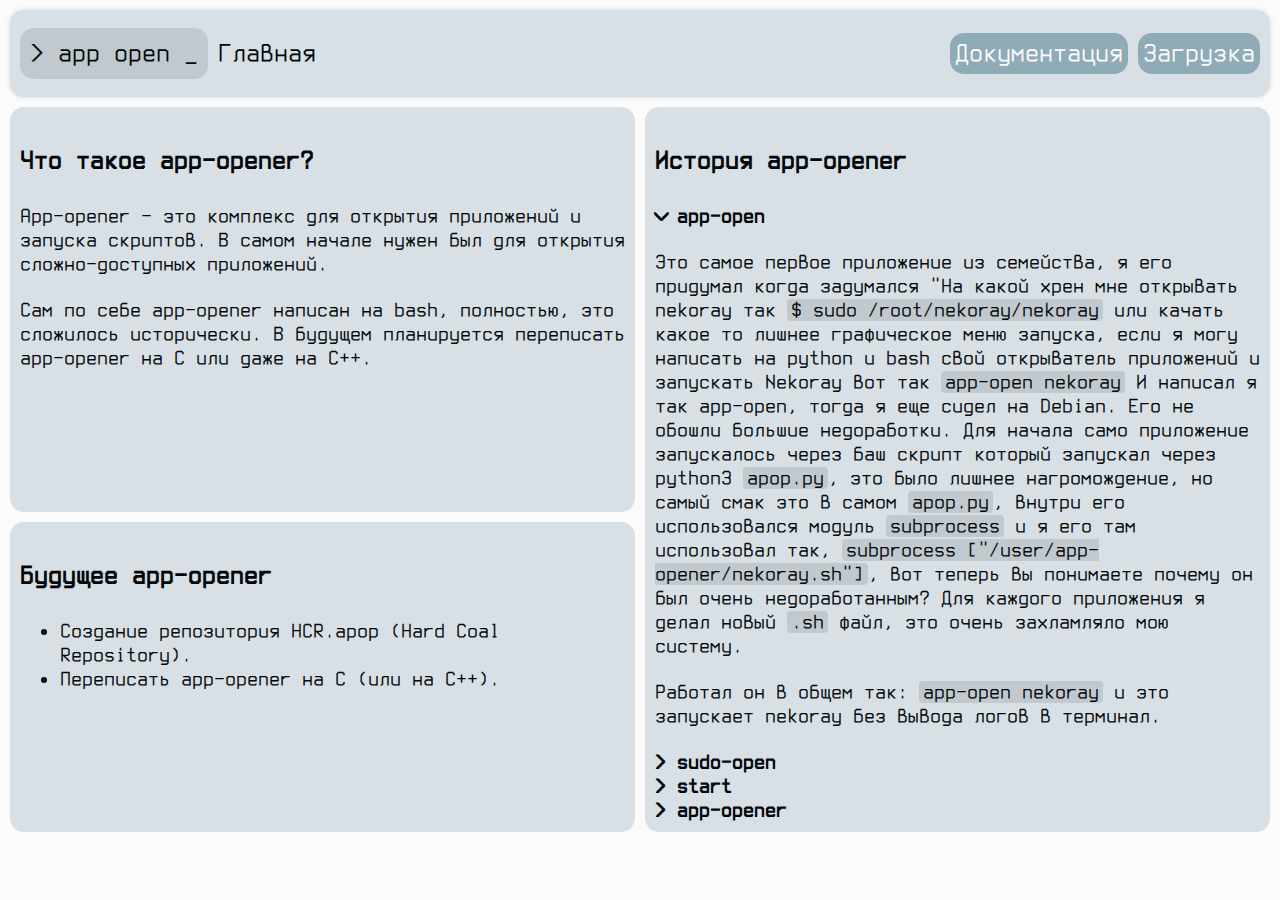
<file: docs/index.html>
<!DOCTYPE html>

<head>
	<title>App opener</title>
	<meta charset="UTF-8">
	<link rel="icon" href="img/app-opener_ico.png" sizes="32x32">
	
	<link rel="stylesheet" href="styles/buttons.css">
	<link rel="stylesheet" href="styles/cards.css">
	<link rel="stylesheet" href="styles/head.css">
	<link rel="stylesheet" href="styles/other.css">

	<meta name="viewport" content="width=device-width, initial-scale=1">
</head>

<body>
	<div id="header">
		<div id="site_general">app</div>
		<p id="page_title">Главная</p>
		<div id="header_buttons">
			<button class="header_button" id="goto_man">Документация</button>
			<button class="header_button" id="goto_download">Загрузка</button>
		</div>
	</div>
	<div id="helper">
		<div class="card">
			<h3 class="card_title">Что такое app-opener?</h3>
			<p>App-opener - это комплекс для открытия приложений и запуска скриптов. В самом начале нужен был для открытия сложно-доступных приложений.</p>
			<p>Сам по себе app-opener написан на bash, полностью, это сложилось исторически. В будущем планируется переписать app-opener на C или даже на C++.</p>
		</div>
		<div class="card">
			<h3 class="card_title">Будущее app-opener</h3>
			<ul>
				<li>Создание репозитория HCR.apop (Hard Coal Repository).</li>
				<li>Переписать app-opener на C (или на C++).</li>
			</ul>
		</div>
		<div class="card card_gen_2">
			<h3 class="card_title">История app-opener</h3>
			
			<details open>
				<summary>app-open</summary>
				<p>Это самое первое приложение из семейства, я его придумал когда задумался "На какой хрен мне открывать nekoray так <span class="code">$ sudo /root/nekoray/nekoray</span> или качать какое то лишнее графическое меню запуска, если я могу написать на python и bash свой открыватель приложений и запускать Nekoray вот так <span class="code">app-open nekoray</span> И написал я так app-open, тогда я еще сидел на Debian. Его не обошли большие недоработки. Для начала само приложение запускалось через баш скрипт который запускал через python3 <span class="code">apop.py</span>, это было лишнее нагромождение, но самый смак это в самом <span class="code">apop.py</span>, внутри его использовался модуль <span class="code">subprocess</span> и я его там использовал так, <span class="code">subprocess ["/user/app-opener/nekoray.sh"]</span>, вот теперь вы понимаете почему он был очень недоработанным? Для каждого приложения я делал новый <span class="code">.sh</span> файл, это очень захламляло мою систему.</p>
				<p>Работал он в общем так: <span class="code">app-open nekoray</span> и это запускает nekoray без вывода логов в терминал.</p>
			</details>

			<details>
				<summary>sudo-open</summary>
				<p>Это официальный форк app-open, создан он был после перехода на Arch Linux. Из за политики дистрибутива app-open стал нерабочим и не открывался от обычного пользователя. Я действовал сразу, скопировал весь код из <span class="code">apop.py</span> в <span class="code">suop.py</span>, и чуть чуть его переделал чтоб он открывал приложения только от рута.</p>
				<p>А вообще ничем не отличается от app-open: <span class="code">sudo sudo-open nekoray</span>.</p>
			</details>
			
			<details>
				<summary>start</summary>
				<p>Оптимизированный открыватель сложно-доступных приложений. Но перед его появлением sudo-open распался и все его <span class="code">.sh</span> файлы я вылил в <span class="code">/usr/bin/</span> и это были несколько дней хаоса. Но потом я осознал, что я app-open мог написать на bash и был бы единый скрипт. Я быстренько изучил логику bash с помощью ChatGPT и пошел делать start. Он был в одном файле, что очень удобно и компактно. Теперь на моем Arch со start стал менее захламленным чем был с app-open.</p>
				<p>Но его главная проблема в том что все было в одном файле, что мешало расширению.</p>
				<p>Start - по факту, это участник семейства app-opener: <span class="code">start nekoray</span>.</p>
			</details>
			<details>
				<summary>app-opener</summary>
				<p>Это огромное обновление start при котором он обрел истинное название app-opener. Цель этой ветки максимальная оптимизация открытия приложений и скриптов. Теперь открывалка стал менее скомканным и имеет так называемые "отсеки":</p>
				<ul>
					<li><span class="code">open</span> - открытие приложений.</li>
					<li><span class="code">start</span> - запуск скриптов.</li>
					<li><span class="code">help</span>, <span class="code">soft</span>, <span class="code">save</span> - дополнительные функции.</li>
				</ul>
				<p>А его обычная команда выглядела так: <span class="code">app open nekoray</span>.</p>
			</details>
		</div>
	</div>
</body>

<script type="module" src="src/goto.js"></script>
</file>
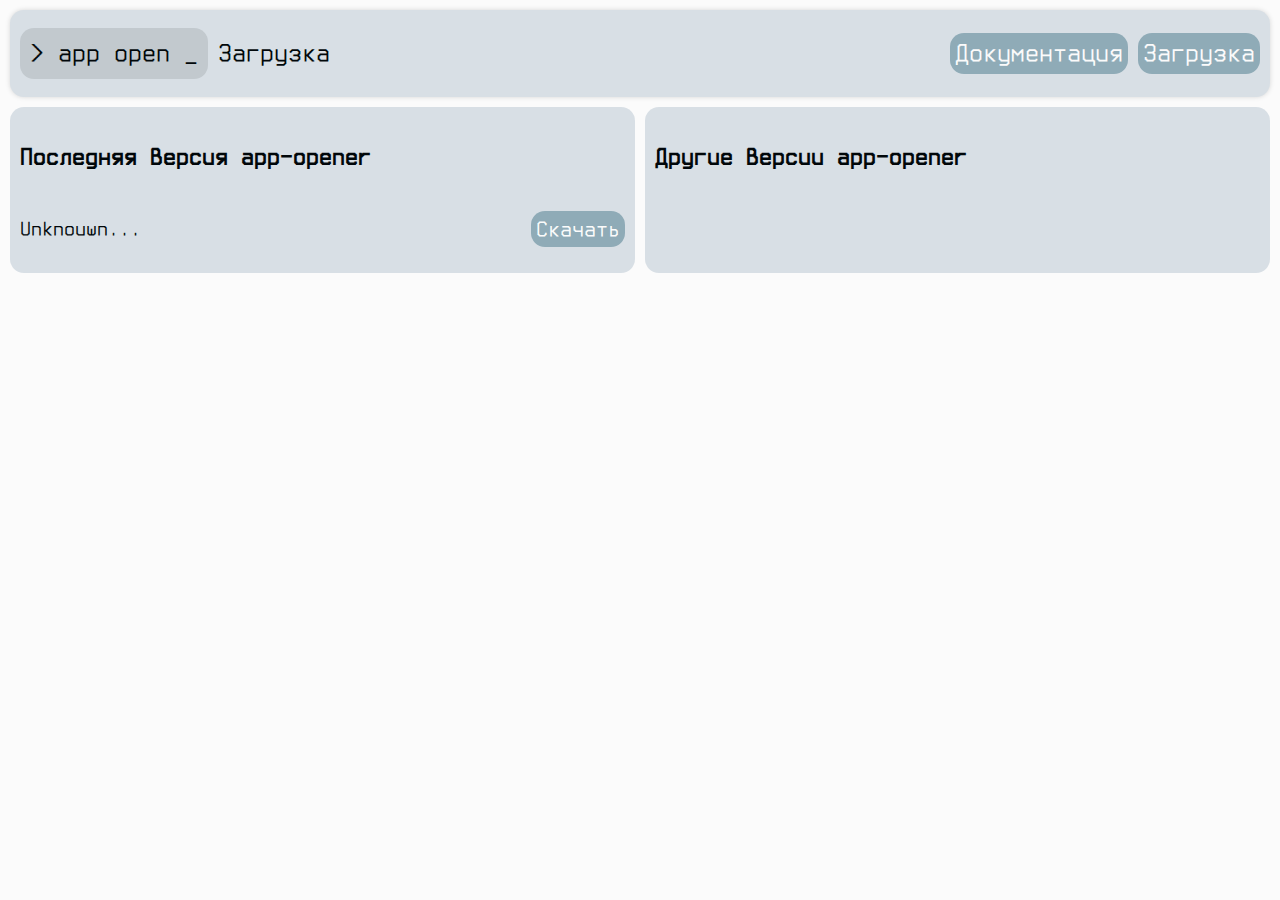
<file: docs/download.html>
<!DOCTYPE html>

<head>
	<title>App opener</title>
	<meta charset="UTF-8">
	<link rel="icon" href="img/app-opener_ico.png" sizes="32x32">
	
	<link rel="stylesheet" href="styles/buttons.css">
	<link rel="stylesheet" href="styles/cards.css">
	<link rel="stylesheet" href="styles/head.css">
	<link rel="stylesheet" href="styles/other.css">

	<meta name="viewport" content="width=device-width, initial-scale=1">
</head>

<body>
	<div id="header">
		<div id="site_general">app</div>
		<p id="page_title">Загрузка</p>
		<div id="header_buttons">
			<button class="header_button" id="goto_man">Документация</button>
			<button class="header_button" id="goto_download">Загрузка</button>
		</div>
	</div>
	<div id="helper">
		<div class="card">
			<h3>Последняя версия app-opener</h3>
			<div class="dwn_btn_div">
				<p id="latest_ver">Unknouwn...</p>
				<button type="button" id="dwn_latest" class="dwn_button">Скачать</button>
			</div>
		</div>
		<div class="card" id="oth_dwn_card">
			<h3>Другие версии app-opener</h3>
		</div>
	</div>
</body>

<script type="module" src="src/downloads_github_auto.js"></script>
<script type="module" src="src/goto.js"></script>
</file>
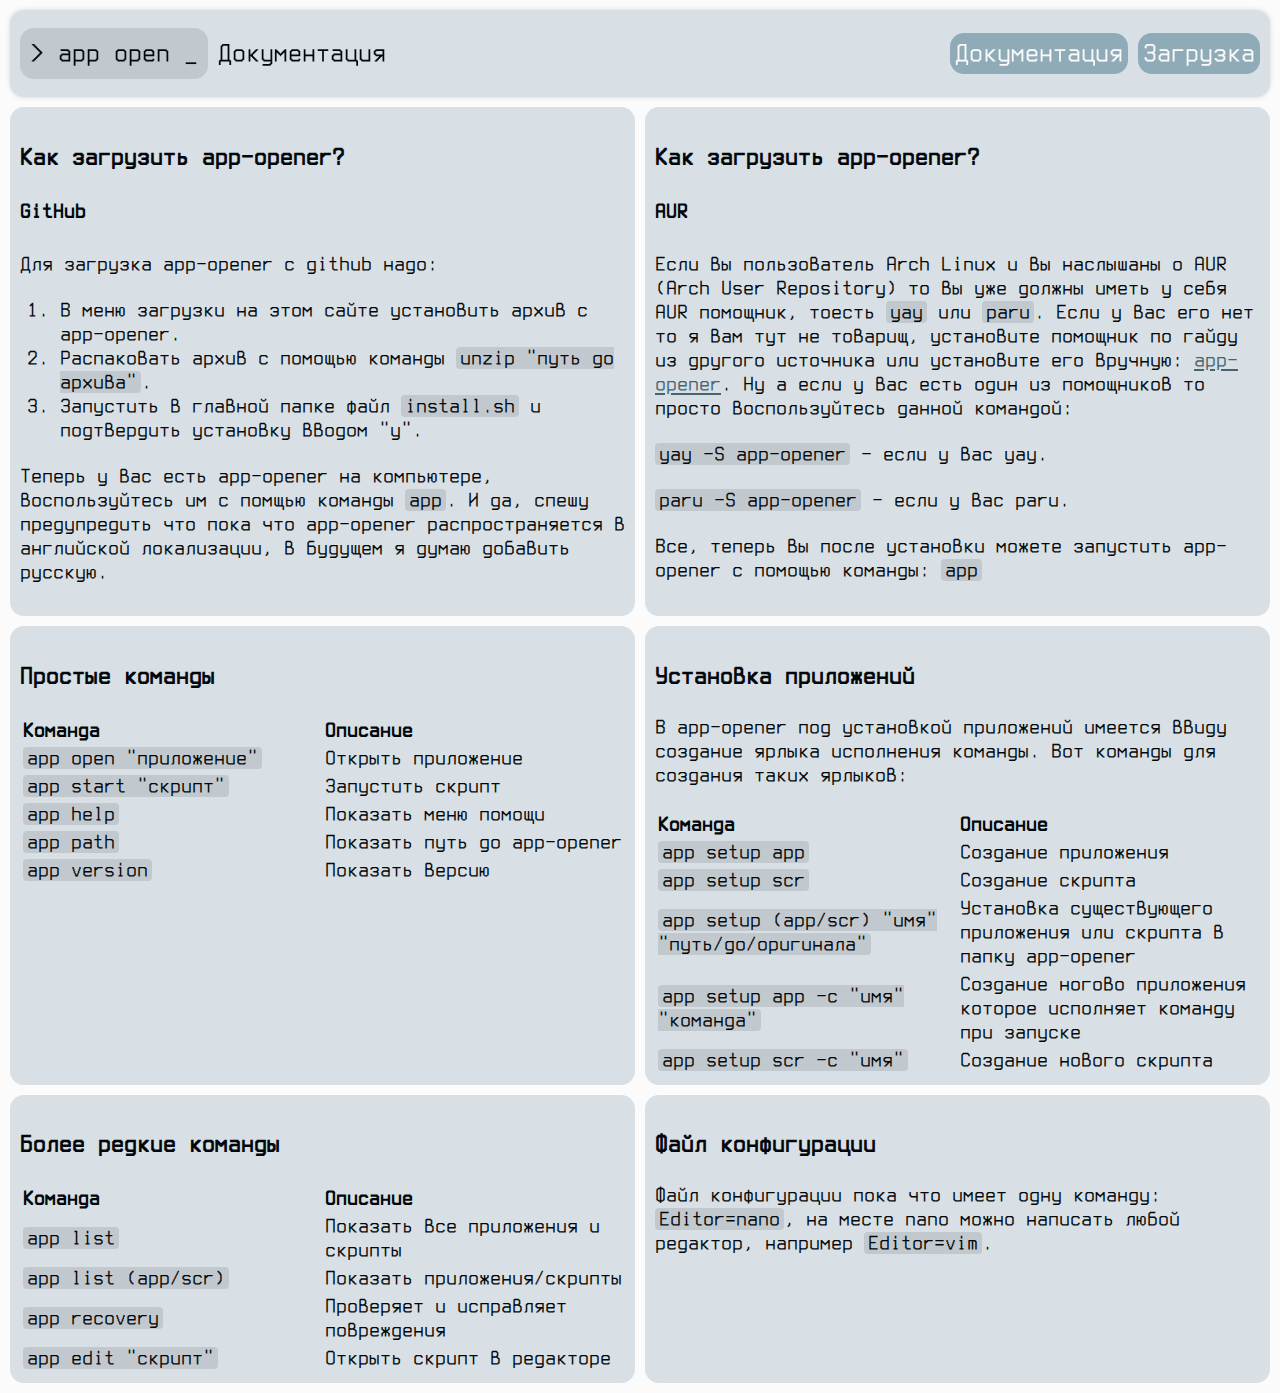
<file: docs/manual.html>
<!DOCTYPE html>

<head>
	<title>App opener</title>
	<meta charset="UTF-8">
	<link rel="icon" href="img/app-opener_ico.png" sizes="32x32">
	
	<link rel="stylesheet" href="styles/buttons.css">
	<link rel="stylesheet" href="styles/cards.css">
	<link rel="stylesheet" href="styles/head.css">
	<link rel="stylesheet" href="styles/other.css">
	<link rel="stylesheet" href="styles/table.css">

	<meta name="viewport" content="width=device-width, initial-scale=1">
</head>

<body>
	<div id="header">
		<div id="site_general">app</div>
		<p id="page_title">Документация</p>
		<div id="header_buttons">
			<button class="header_button" id="goto_man">Документация</button>
			<button class="header_button" id="goto_download">Загрузка</button>
		</div>
	</div>
	<div id="helper">
		<div class="card">
			<h3>Как загрузить app-opener?</h3>
			<h4>GitHub</h4>
			<p>Для загрузка app-opener с github надо:</p>
			<ol>
				<li>В меню загрузки на этом сайте установить архив с app-opener.</li>
				<li>Распаковать архив с помощью команды <span class="code">unzip "путь до архива"</span>.</li> 
				<li>Запустить в главной папке файл <span class="code">install.sh</span> и подтвердить установку вводом "y".</li>
			</ol>
			<p>Теперь у вас есть app-opener на компьютере, воспользуйтесь им с помщью команды <span class="code">app</span>. И да, спешу предупредить что пока что app-opener распространяется в английской локализации, в будущем я думаю добавить русскую.</p>
		</div>
		<div class="card">
			<h3>Как загрузить app-opener?</h3>
			<h4>AUR</h4>
			<p>Если вы пользователь Arch Linux и вы наслышаны о AUR (Arch User Repository) то вы уже должны иметь у себя AUR помощник, тоесть <span class="code">yay</span> или <span class="code">paru</span>. Если у вас его нет то я вам тут не товарищ, установите помощник по гайду из другого источника или установите его вручную: <a href="https://aur.archlinux.org/packages/app-opener">app-opener</a>. Ну а если у вас есть один из помощников то просто воспользуйтесь данной командой:</p>
			<p><span class="code">yay -S app-opener</span> - если у вас yay.</p>
			<p><span class="code">paru -S app-opener</span> - если у вас paru.</p>
			<p>Все, теперь вы после установки можете запустить app-opener с помощью команды: <span class="code">app</span></p>
		</div>
		<div class="card">
			<h3>Простые команды</h3>
			<table class="man_table">
				<tr class="mt_head">
					<td>Команда</td>
					<td>Описание</td>
				</tr>
				<tr>
					<td><span class="code">app open "приложение"</span></td>
					<td>Открыть приложение</td>
				</tr>	
				<tr>
					<td><span class="code">app start "скрипт"</span></td>
					<td>Запустить скрипт</td>
				</tr>
				<tr>
					<td><span class="code">app help</span></td>
					<td>Показать меню помощи</td>
				</tr>
				<tr>
					<td><span class="code">app path</span></td>
					<td>Показать путь до app-opener</td>
				</tr>
				<tr>
					<td><span class="code">app version</span></td>
					<td>Показать версию</td>
				</tr>
			</table>
		</div>
		<div class="card">
			<h3>Установка приложений</h3>
			<p>В app-opener под установкой приложений имеется ввиду создание ярлыка исполнения команды. Вот команды для создания таких ярлыков:</p>
			<table class="man_table">
				<tr class="mt_head">	
					<td>Команда</td>
					<td>Описание</td>
				</tr>
				<tr>
					<td><span class="code">app setup app</span></td>
					<td>Создание приложения</td>
				</tr>
				<tr>
					<td><span class="code">app setup scr</span></td>
					<td>Создание скрипта</td>
				</tr>
				<tr>
					<td><span class="code">app setup (app/scr) "имя" "путь/до/оригинала"</span></td>
					<td>Установка существующего приложения или скрипта в папку app-opener</td>
				</tr>
				<tr>
					<td><span class="code">app setup app -c "имя" "команда"</span></td>
					<td>Создание ногово приложения которое исполняет команду при запуске</td>
				</tr>
				<tr>
					<td><span class="code">app setup scr -c "имя"</span></td>
					<td>Создание нового скрипта</td>
				</tr>
			</table>
		</div>
		<div class="card">
			<h3>Более редкие команды</h3>
			<table class="man_table">	
				<tr class="mt_head">	
					<td>Команда</td>
					<td>Описание</td>
				</tr>
				<tr>
					<td><span class="code">app list</span></td>
					<td>Показать все приложения и скрипты</td>
				</tr>
				<tr>
					<td><span class="code">app list (app/scr)</span></td>
					<td>Показать приложения/скрипты</td>
				</tr>
				<tr>
					<td><span class="code">app recovery</span></td>
					<td>Проверяет и исправляет повреждения</td>
				</tr>
				<tr>
					<td><span class="code">app edit "скрипт"</span></td>
					<td>Открыть скрипт в редакторе</td>
				</tr>
			</table>
		</div>
		<div class="card">
			<h3>Файл конфигурации</h3>
			<p>Файл конфигурации пока что имеет одну команду: <span class="code">Editor=nano</span>, на месте nano можно написать любой редактор, например <span class="code">Editor=vim</span>.</p>
		</div>
	</div>
</body>

<script type="module" src="src/goto.js"></script>
</file>
<file: docs/styles/buttons.css>
:root {
	/* Настройки базовой кнопки */

	--button-color: #8FABB7; /* Цвет кнопки */
	--button-text-color: #FBFBFB; /* Цвет текста на кнопке */
	--button-border-radius: 14px; /* Радиус угла */
	--button-padding: 5px; /* Внутренние отступы кнопки */
	--button-anim-time: 0.1s; /* Скорость анимации кнопки */
}

button {
	/* Описание базовой кнопки */

	background-color: var(--button-color);
	color: var(--button-text-color);
	border-radius: var(--button-border-radius);
	padding: var(--button-padding);
	border: 0;
	appearance: none;
	transition: background-color, var(--button-anim-time) ease;
}

button:disabled {
	background-color: gray;	
}

button:hover {
	/* Описание действий при наведении на кнопку */

	background-color: color-mix(in srgb, var(--button-color), black 5%);
}

button:active {
	/* Описание действий при нажатии на кнопку */

	background-color: color-mix(in srgb, var(--button-color), black 10%);
}
</file>
<file: docs/styles/cards.css>
/* .card       - сама карточка.
 * #helper     - контейнер с карточками.
 * .card_title - наименование карточки.
 * */

@font-face {
	font-family: "Terminus";
	src: url('Terminus.ttf') format("ttf");
	font-weight: normal;
	font-style: normal;
	image-rendering: pixelated;
	font-smooth: never;
	font-display: swap;
}

:root {
	/* Настройка карточки */

	--card-color: #D8DFE5; /* Цвет карточки */
	--card-border-radius: 14px; /* Значение скругления краев карточки */
	--card-padding: 10px; /* Внутреннее растояние содержимого карточки от краев */
	--card-font-family: "Terminus"; /* Шрифт карточки */
	--card-font-size: 22px; /* Размер шрифта карточки */
	--card-title-size: 28px; /* Размер наименования карточки */
	--card-text-color: #01070A; /* Цвет текста на карточке */
	--card-anim-speed: 0.1s; /* Скорость анимации карточки */

	/* Настройка контейнера с карточками */

	--helper-columns: 1fr 1fr; /* Колонки контейнера */
	--helper-gap: 10px; /* Расстояние между карточками */
	--helper-margin: 10px; /* Растояние между контейнером и экраном */
	--helper-mobile-columns: 1fr; /* Колонки контейнера на малом экране */
}

.card {
	/* Описание внешнего вида карточки */
	
	background-color: var(--card-color);
	border-radius: var(--card-border-radius);
	padding: var(--card-padding);
	transition: background-color var(--card-anim-speed) ease-in-out;

	/* Описание текста карточки */
	
	font-size: var(--card-font-size);
	font-family: var(--card-font-family);
	color: var(--card-text-color);

}

.card:hover {
	background-color: color-mix(in srgb, var(--card-color), black 5%); /* Затеменние при наведении */
}

.card_title {
	/* Описание наименования карточки */
	
	color: var(--card-text-color);
	font-size: var(--card-title-size);
	font-family: var(--card-font-family);
}

#helper {
	/* Описание контейнера */

	display: grid;
	grid-template-columns: var(--helper-columns);
	gap: var(--helper-gap);
	margin: var(--helper-margin);
}

/* Совместимость */

@media (max-width: 800px) {
	#helper {
		grid-template-columns: var(--helper-mobile-columns);
	}
}

@media (max-width: 650px) {
	:root {
		--card-title-size: 24px;
	}
}
</file>
<file: docs/styles/head.css>
/* #header         - сама голова сайта.
 * .header_button  - кнопка на голове сайта.
 * #header_buttons - кнопки на голове сайта.
 * #page_title     - название страницы.
 * #site_general   - название сайта.
 * */

@font-face {
	font-family: "Terminus";
	src: url('./Terminus.ttf') format("truetype");
	font-weight: normal;
	font-style: normal;
	image-rendering: pixelated;
	font-smooth: never;
	font-display: swap;
}

:root {
	/* Настройка головы сайта */

	--header-max-top: 0; /* Граница где клейкость пропадает */
	--header-color: #D8DFE5; /* Цвет головы */
	--header-text-color: #01070A; /* Цвет текста */
	--header-shadow-pos: 0px 0px 5px; /* Позиция тени головы */
	--header-shadow-color: rgba(0, 0, 0, 0.15); /* Цвет тени головы */
	--header-padding: 10px; /* Внутренний отступ головы */
	--header-margin: 10px; /* Внешний отступ головы */
	--header-font-size: 28px; /* Размер шрифта в голове */
	--header-gap: 10px; /* Отступ между элементами головы */
	--header-border-radius: 14px; /* Скругление углов */
	--header-font-family: "Terminus"; /* Шрифт головы */
	
	/* Настройка остальных элементов головы */
	--header-addition-color: black; /* Цвет фона для остальных элементов */
	--header-addition-opacity: 0.5; /* Прозрачность для остальных элементов */
}

#header {
	/* Описание области головы сайта */

	top: var(--header-max-top);
	box-shadow: var(--header-shadow-pos) var(--header-shadow-color);
	background-color: var(--header-color);
	color: var(--header-text-color);
	padding-left: var(--header-padding);
	padding-right: var(--header-padding);
	margin: var(--header-margin);
	font-size: var(--header-font-size);
	gap: var(--header-gap);
	border-radius: var(--header-border-radius);	
	font-family: var(--header-font-family);
	align-items: center;
	display: flex;
	flex-direction: row;
	position: sticky;
	z-index: 15;
}

#page_title {
	display: block;
}

#header_buttons {
	/* Описание области кнопок головы сайта */
	
	font-family: var(--header-font-family);
	gap: var(--header-gap);
	margin-left: auto;
	display: flex;
	flex-direction: row;
	align-items: center;
}

.header_button {
	/* Описание кнопок головы сайта */

	font-size: var(--header-font-size);
	font-family: var(--header-font-family);
}

#site_general {
	/* Описание названия сайта */

	font-size: var(--header-font-size);
	background-color: color-mix(in srgb, #D8DFE5, black 10%);
	border-radius: 14px;
	padding: 10px;	
	transition: background-color ease 0.1s;
}

#site_general:hover {
	background-color: color-mix(in srgb, #D8DFE5, black 15%);
}

#site_general:active {
	background-color: color-mix(in srgb, #D8DFE5, black 20%);
}

#site_general::before {
	content: ">";
	display: inline-block;
	margin-right: 0.5em;
}

#site_general::after {
	content: "open _";
	display: inline-block;
	margin-left: 0.5em;
}

/* Совместимость */

@media (max-width: 800px) {
	#header {
		padding: var(--header-padding); /* Внутренние отступы головы по всем краям */
	}

	#page_title {
		display: none;
	}
}

/* Максимальный размер экрана при котором видно название страницы */

@media (max-width: 650px) {
	#header_buttons {
		flex-direction: column; /* Расстановка кнопок в колонку */
	}

	#site_general::after {
		content: "_";
	}
}
</file>
<file: docs/styles/other.css>
@font-face {
	font-family: "Terminus";
	src: url('Terminus.ttf') format("ttf");
	font-weight: normal;
	font-style: normal;
	image-rendering: pixelated;
	font-smooth: never;
	font-display: swap;
}

a {
	color: #46656F;
}

body {
	padding: 0;
	margin: 0;
	background-color: #FBFBFB;
}

@media (min-width: 800px) {
	.card_gen_2 {
		grid-row: 1 / 2 span;
		grid-column: 2;
	}
}

hr {
	margin-left: 14px;
	margin-right: 14px;
	border-radius: 1px;
	color: #46656F;
}

.code {
	background-color: color-mix(in srgb, #D8DFE5, black 10%);
	border-radius: 4px;
	padding-left: 4px;
	padding-right: 4px;
	transition: background-color ease 0.1s;
}

.card:hover .code {
	background-color: color-mix(in srgb, #D8DFE5, black 15%);
}

summary {
	list-style: none;
	font-size: 22px;
	font-weight: bold;
}

summary::-webkit-details-marker {
	display: none;
}

summary:hover {
	cursor: pointer;
}

summary::before {
	content: ">";
	display: inline-block;
	margin-right: 0.5em;
	z-index: 1;
}

details[open] summary::before {
	transform: rotate(90deg);
}

.dwn_button {
	font-size: 24px;
	font-family: "Terminus";
	margin-left: auto;
}

.dwn_btn_div {
	display: flex;
	flex-direction: row;
	align-items: center;
}
</file>
<file: docs/styles/table.css>
.man_table {
	table-layout: fixed;
	width: 100%;
}

.mt_head {
	font-weight: bold;
}
</file>
